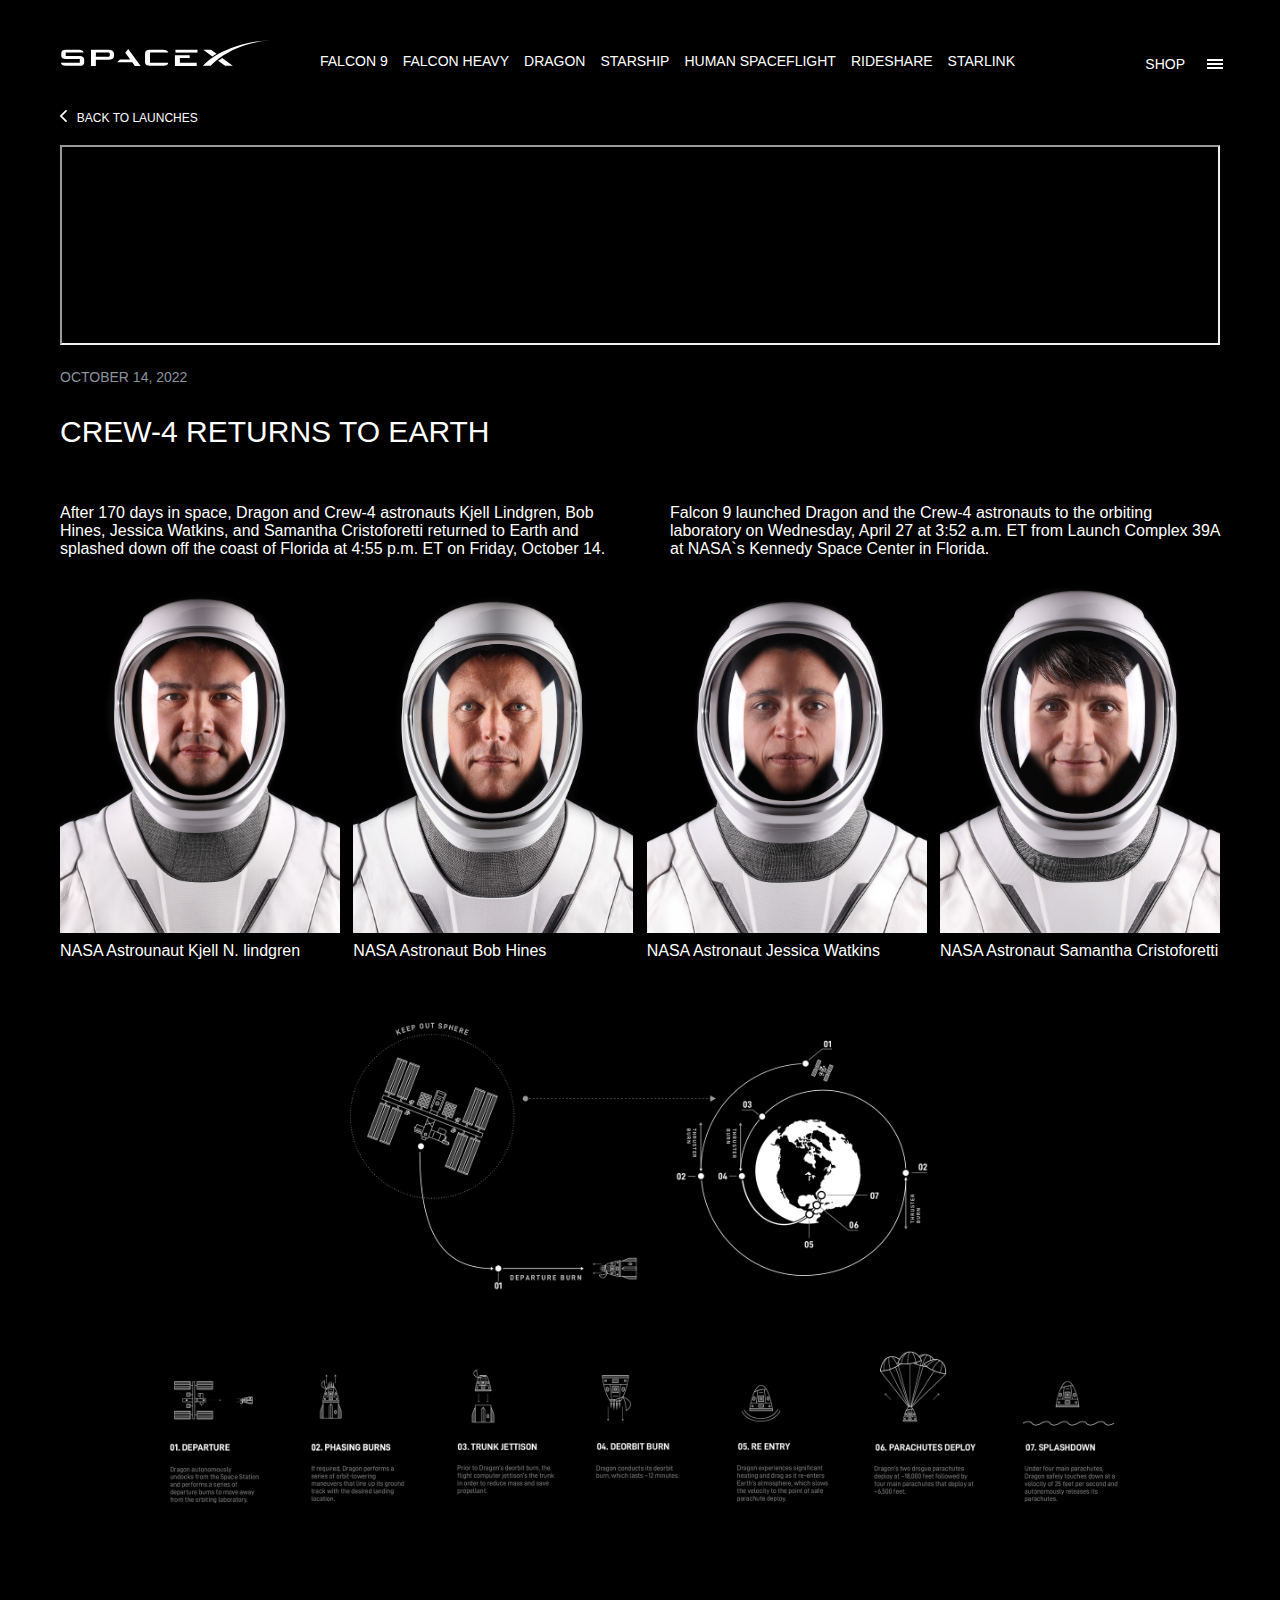
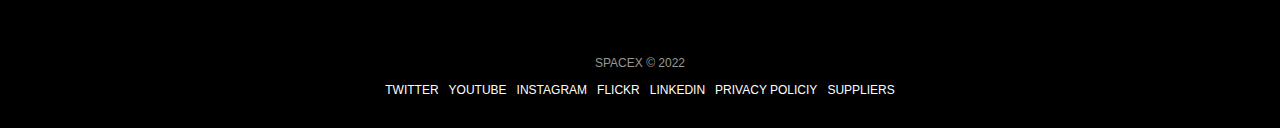
<file: crew4return.html>
<!DOCTYPE html>
<html lang="en">
<head>
    <meta charset="UTF-8">
    <meta http-equiv="X-UA-Compatible" content="IE=edge">
    <meta name="viewport" content="width=device-width, initial-scale=1.0">
    <link rel="stylesheet" href="css/style.css">
    <link rel="stylesheet" href="css/crew.css">
    <script src="javascript/script.js" defer></script>
    <title>SpaceX - Launches</title>
</head>
<body>
    <header>
      <a href="index.html">
        <svg version="1.1" x="0px" y="0px" viewBox="0 0 400 50">
          <title>SpaceX Logo</title>
          <g class="letter_s">
            <path class="fill-white" d="M37.5,30.5H10.9v-6.6h34.3c-0.9-2.8-3.8-5.4-8.9-5.4H11.4c-5.7,0-9,2.1-9,6.7v4.9c0,4,3.4,6.3,8.4,6.3h26.9v7H1.5
            c0.9,3.8,3.8,5.8,9,5.8h27.1c5.7,0,8.5-2.2,8.5-6.9v-4.9C46.1,33.1,42.8,30.8,37.5,30.5z"></path>
          </g>
          <g class="letter_p">
            <path class="fill-white" d="M91.8,18.6H59v30.7h9.3V37.5h24.2c6.7,0,10.4-2.3,10.4-7.7v-3.4C102.8,21.4,98.6,18.6,91.8,18.6z M94.8,28.4
            c0,2.2-0.4,3.4-4,3.4H68.3l0.1-8h22c4,0,4.5,1.2,4.5,3.3V28.4z"></path>
          </g>
          <g class="letter_a">
            <polygon class="fill-white" points="129.9,17.3 124.3,24.2 133.8,37.3 114,37.3 109.1,42.5 137.7,42.5 142.6,49.3 153.6,49.3     "></polygon>
          </g>
          <g class="letter_c">
            <path class="fill-white" d="M171.4,23.9h34.8c-0.9-3.6-4.4-5.4-9.4-5.4h-26c-4.5,0-8.8,1.8-8.8,6.7v17.2c0,4.9,4.3,6.7,8.8,6.7h26.3
            c6,0,8.1-1.7,9.1-5.8h-34.8V23.9z"></path>
          </g>
          <g class="letter_e">
            <polygon class="fill-white" points="228.3,43.5 228.3,34.1 247,34.1 247,28.9 218.9,28.9 218.9,49.3 260.4,49.3 260.4,43.5   "></polygon>
            <rect class="fill-white" x="219.9" y="18.6" width="41.9" height="5.4"></rect>
          </g>
          <g class="letter_x">
            <path class="fill-white" d="M287.6,18.6H273l17.2,12.6c2.5-1.7,5.4-3.5,8-5L287.6,18.6z"></path>
            <path class="fill-white" d="M308.8,34.3c-2.5,1.7-5,3.6-7.4,5.4l13,9.5h14.7L308.8,34.3z"></path>
          </g>
          <g class="letter_swoosh">
            <path class="fill-white" d="M399,0.7c-80,4.6-117,38.8-125.3,46.9l-1.7,1.6h14.8C326.8,9.1,384.3,2,399,0.7L399,0.7z"></path>
          </g>
        </svg>
      </a>
        <nav class='visibility'> 
          <ul>
            <li><a href="">FALCON 9</a></li>
            <li><a href="">FALCON HEAVY</a></li>
            <li><a href="">DRAGON</a></li>
            <li><a href="">STARSHIP</a></li>
            <li><a href="">HUMAN SPACEFLIGHT</a></li>
            <li><a href="">RIDESHARE</a></li>
            <li><a href="">STARLINK</a></li>
          </ul>
        </nav>
        <section>
          <a href="" class="visibility">SHOP</a>
          <button id="menu-button" class="menu-container">
            <span id="menu-element-1" class="menu-element"></span>
            <span id="menu-element-2" class="menu-element"></span>
            <span id="menu-element-3" class="menu-element"></span>
          </button>
        </section>
        <section id="menu">
          <ul>
            <li><a href="">FALCON 9</a></li>
            <li><a href="">FALCON HEAVY</a></li>
            <li><a href="">DRAGON</a></li>
            <li><a href="">STARSHIP</a></li>
            <li><a href="">HUMAN SPACEFLIGHT</a></li>
            <li><a href="">RIDESHARE</a></li>
            <li><a href="">STARLINK</a></li>
            </ul>
        </section>
      </header>
      <main>
        <a href="index.html">
          <span>
              <svg xmlns="http://www.w3.org/2000/svg" width="13.503" height="23.619" viewBox="0 0 13.503 23.619">
          <path id="Icon_ionic-ios-arrow-back" data-name="Icon ionic-ios-arrow-back" d="M15.321,18l8.937-8.93a1.688,1.688,0,0,0-2.391-2.384L11.742,16.8a1.685,1.685,0,0,0-.049,2.327L21.86,29.32a1.688,1.688,0,0,0,2.391-2.384Z" transform="translate(-11.251 -6.194)" fill="#fff"/>
        </svg>
          </span>
            BACK TO LAUNCHES
        </a>
        <iframe src="https://www.youtube.com/embed/tgbNymZ7vqY"</iframe>" frameborder="0"></iframe>
      
        <section>
          <h4>
            OCTOBER 14, 2022
          </h4>
          <h1>
            CREW-4 RETURNS TO EARTH
          </h1>
          <article>
            <p>
              After 170 days in space, Dragon and Crew-4 astronauts Kjell 
              Lindgren, Bob Hines, Jessica Watkins, and Samantha 
              Cristoforetti returned to Earth and splashed down off the 
              coast of Florida at 4:55 p.m. ET on Friday, October 14.
            </p>
            <p>
              Falcon 9 launched Dragon and the Crew-4 astronauts to the 
              orbiting laboratory on Wednesday, April 27 at 3:52 a.m. ET 
              from Launch Complex 39A at NASA`s Kennedy Space Center in Florida.
            </p>
          </article>
          </section>
          <section>
            <figure>
              <img id="test" src="images/astronaut-images/nasa-astronaut-kjell-n.-lindgren.jpg" alt="">
              <figcaption>
                NASA Astrounaut Kjell N. lindgren
              </figcaption>
            </figure>

            <figure>
              <img src="images/astronaut-images/nasa-astronaut-bob-hines.jpeg" alt="">
              <figcaption>
                NASA Astronaut Bob Hines
              </figcaption>
            </figure>

            <figure>
              <img src="images/astronaut-images/nasa-astronaut-jessica-watkins.jpeg" alt="">
              <figcaption>
                NASA Astronaut Jessica Watkins
              </figcaption>
            </figure>

            <figure>
              <img src="images/astronaut-images/esa-astronaut-samantha-cristoforetti.jpeg" alt="">
              <figcaption>
                NASA Astronaut Samantha Cristoforetti
              </figcaption>
            </figure>
          </section>
          <section>
            <img src="images/Splashdown_Infographic_Desktop.jpeg" alt="">
            <img src="images/astronaut-images/Graphic_2.png" alt="">
            <ul>
              <li><a href="index.html">01. DEPARTURE</a></li>
              <li><a href="index.html">02. DEPARTURE</a></li>
              <li><a href="index.html">03. DEPARTURE</a></li>
              <li><a href="index.html">04. DEPARTURE</a></li>
              <li><a href="index.html">05. DEPARTURE</a></li>
              <li><a href="index.html">06. DEPARTURE</a></li>
              <li><a href="index.html">07. DEPARTURE</a></li>
          
            </ul>
          </section>

      
      </main>
      <footer>
        <ul>
          <li>SPACEX &#169 2022</li>
          <li><a href="">TWITTER</a></li>
          <li><a href="">YOUTUBE</a></li>
          <li><a href="">INSTAGRAM</a></li>
          <li><a href="">FLICKR</a></li>
          <li><a href="">LINKEDIN</a></li>
          <li><a href="">PRIVACY POLICIY</a></li>
          <li><a href="">SUPPLIERS</a></li>
        </ul>
      </footer>
</body>
</html>
</file>
<file: css/style.css>
/* General style used on both pages */
* {
    margin: 0;
    padding: 0;
    box-sizing: border-box;
}

:root {
    --black-bg-color: #000;
    --white-text-color: #fff;
}

h1, h2, h3, h4, a, p {
    font-family: brandon-grotesque, sans-serif;
    font-style: normal;
    color: #fff;
}

h1 {
    font-size: 16px;
    font-weight: lighter;
}

h2 {
    font-size: 32px;
    line-height: 95%;
}


body {
    background-color: var(--black-bg-color);
    color: var(--white-text-color);
    scroll-behavior: smooth;
    font-family: brandon-grotesque, sans-serif;
}

header {
    width: 100%;
    padding-left: 60px;
    padding-right: 60px;
    padding-top: 40px;
    padding-bottom:40px;
    position: fixed;
    top: 0;
    height: 50px;
    z-index: 50;
    background: transparent;
    display: flex;
    align-items: baseline;
    gap: 50px;
    z-index: 20;
}

.visibility {
    display: none;
}

header svg {
    fill: var(--white-text-color);
    width: 150px;
    height: auto;
}

#menu-button {
    z-index: 100;
}

header nav:first-of-type ul li a {
    position: relative;
    text-decoration:none;
    transition:color .5s;
    font-size: 14px;
    font-weight: 300;
}

header section:first-of-type {
    display: flex;
    gap: 25px;
    font-size: 14px;
    font-weight: 300;
    align-items: center;
    position: absolute;
    right: 60px;
    top: 56px;
}

header section:nth-of-type(2) {
    position: absolute;
    right: -400px;
    top: 0;
    background-color: var(--black-bg-color);
    width: 400px;
    height: 100vh;
    transition: 1s;
}

header section:nth-of-type(2) ul {
    color: var(--white-text-color);
    list-style: none;
    margin-top: 100px;
    width: 100%;
    text-align: right;
    padding-right: 60px;
    padding-left: 60px;
    display: flex;
    flex-direction: column;
    gap: 10px;
}

header section:nth-of-type(2) ul li {
    border-bottom: .5px solid #979797;
    font-size: 16px;
    font-weight: 200;
    padding-bottom: 15px;
    transition: .5s;
}

header section:nth-of-type(2) ul li a:hover {
    color: #979797;
    transition: .5s;
}


.menu-container {
    cursor: pointer;
    border: none;
    background-color: transparent;
    height: 10px;
    width: 10px;
    display: flex;
    position: relative;
    flex-direction: column;
    justify-content: space-between;
    align-items: center;
    /* margin-top: 3px; */
}

.menu-element  {
    width: 16px;
    height: 2px;
    background-color: var(--white-text-color);
    transition: .5s;
}

.rotate-left {
    transform: rotate(45deg);
    position: absolute;
}

.rotate-right {
    transform: rotate(-45deg);
}

.none {
    opacity: 0;
}

.test {
    background-color: green;
    transform: translateX(-400px);
}

header section a {
    text-decoration: none;
}

/* #margin {
    margin-right: 120px;
} */

header nav ul li a::after {
    content:"";
    position:absolute;
    left:0;
    right:0;
    top:100%;
    height:.1em;
    background-color:currentColor;
    transform:scaleX(0);
    transform-origin:right center;
    transition:transform .5s;
}

header nav ul li a:is(:hover, :focus-visible)::after {
      transform:scaleX(1);
      transform-origin:left center;
  }

  @media (max-width: 1000px) {
    header {
        justify-content: center;
    }
  }

@media (min-width: 1000px) {
    header {
        height: 80px;
    }
    header svg {
        width: 210px;
        height: auto;
    }
    .visibility {
        display: block;
    }
    header {
        font-weight: 600;
    }
    nav ul {
        display: flex;
        gap: 15px;
        list-style: none;
        margin-top: 10px;
    }
    nav ul li a {
        text-decoration: none;
        font-size: 12px;
    }
}

footer {
    padding-top: 30px;
    padding-bottom: 30px;
}

footer ul {
    list-style: none;
}

footer ul {
    width: 85%;
    margin-left: auto;
    margin-right: auto;
    display: flex;
    flex-wrap: wrap;
    justify-content: center;
    gap: 10px;
}

footer ul li:nth-of-type(1) {
    font-size: 12px;
    font-family: brandon-grotesque, sans-serif;
    color: #979797;
    width: 100%;
    text-align: center;
}

footer ul li a {
    text-decoration: none;
    font-size: 12px;
    transition: .5s;
}

footer ul li a:hover {
    color: #979797
}



/* CSS OPDELEN IN MEERDERE BESTANDEN, INDEX.CSS, MAIN.CSS, DETAIL.CSS */
</file>
<file: css/crew.css>
header {
    background-color: #000;
}

main {
    margin-top: 110px;
    width: 100%;
    padding-left: 60px;
    padding-right: 60px;
}

main a:nth-of-type(1) {
    width: fit-content;
    font-size: 12px;
    text-decoration: none;
    font-family: brandon-grotesque, sans-serif;
    display: flex;
    gap: 10px;
    align-items: center;
    transition: .5s;
}

main a:nth-of-type(1) span:nth-of-type(1) svg {
    height: 12px;
    width: auto;
}

main a:nth-of-type(1):hover {
    gap: 15px;
}

main iframe {
    width: 100%;
    margin-top: 20px;
    height: 200px;
}

main h4:first-of-type {
    margin-top: 20px;
    margin-bottom: 30px;
    font-size: 14px;
    font-weight: 100;
    color: #8b939b;
}

main h1:first-of-type {
    font-size: 30px;
    font-weight: 400;
    margin-bottom: 30px;
}

main section:first-of-type article {
    display: flex;
    justify-content: space-between;
    flex-wrap: wrap;
}

main section:first-of-type article p {
    margin-bottom: 25px;
    margin-top: 25px;
    font-weight: 100;
    max-width: 550px;
}

section:nth-of-type(2) {
    width: 100%;
    display: flex;
    justify-content: space-between;
    flex-wrap: wrap;
}

section:nth-of-type(2) figure {
    width: fit-content;
    transition: .7s;
}

section:nth-of-type(2) figure:hover {
    transform: translateY(10px);
}


section:nth-of-type(2) figure img{
    width: 95%;
    max-width: 450px;
    margin-left: auto;
    margin-right: auto;
}

@media  (min-width: 1000px) {
    section:nth-of-type(2) figure img{
        width: 280px;
        margin-left: auto;
        margin-right: auto;
    }
    figcaption {
        max-width: fit-content;
        text-align: center;
    }
}

section:nth-of-type(2) figure figcaption {
    text-align: center;
    margin-top: 5px;
}

section:nth-of-type(3) img:first-of-type {
    display: none;
}

@media  (min-width: 500px) {
    section:nth-of-type(3) img:first-of-type {
        display: block;
        width: 100%;
        margin-top: 30px;
        margin-bottom: 100px;
    }
}

section:nth-of-type(3) img:nth-of-type(2) {
    width: 100%;
}

section:nth-of-type(3) ul {
    max-height: 250px;
    font-size: 14px;
    list-style: none;
    display: flex;
    flex-direction: column;
    gap: 50px;
    flex-wrap: wrap;
    margin-bottom: 40px;
}

@media (min-width: 500px) {
    section:nth-of-type(3) img:nth-of-type(2) {
        display: none;
    }
    section:nth-of-type(3) ul {
        display: none;
    }
}
</file>
